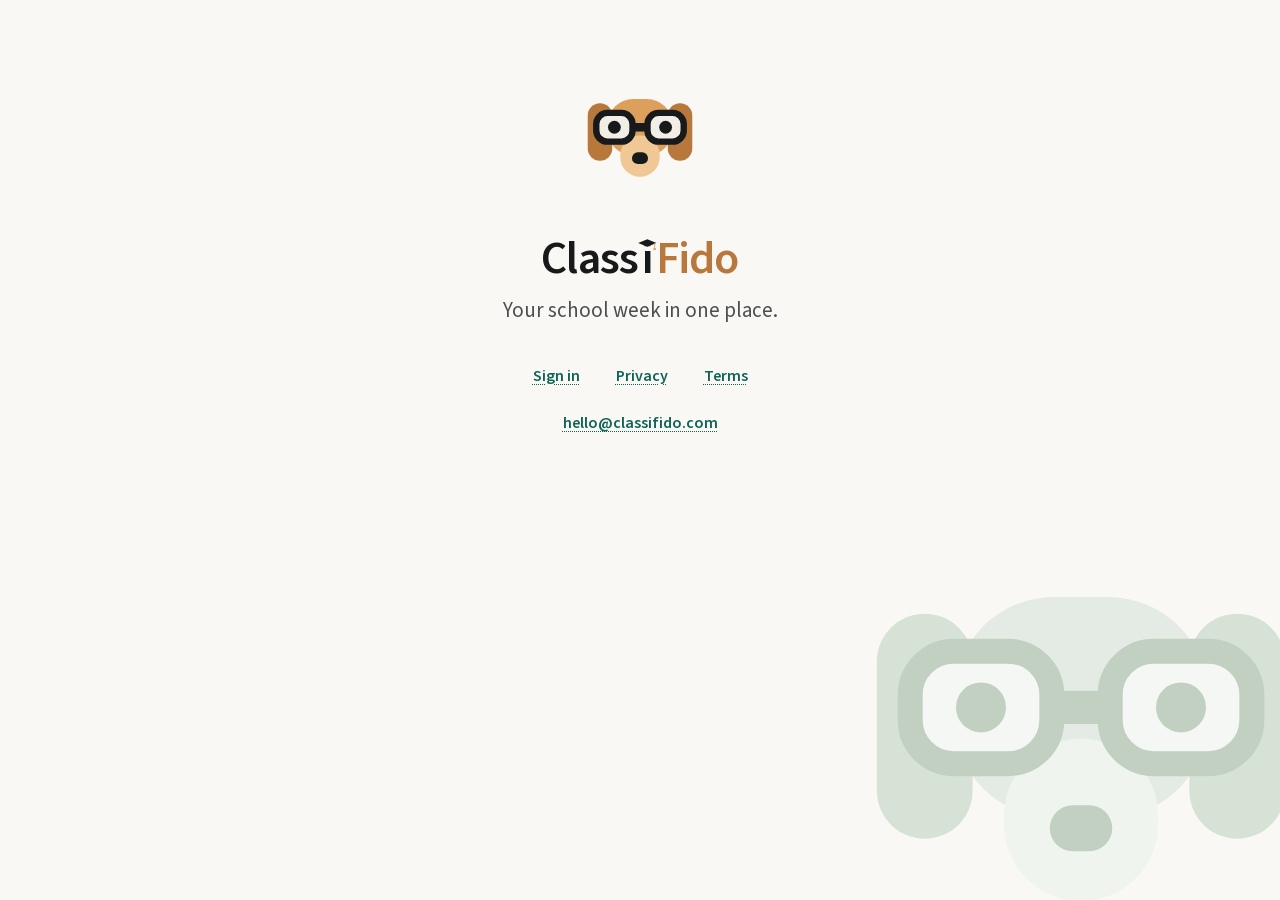
<file: index.html>
<!doctype html>
<html lang="en">
<head>
<meta charset="utf-8">
<meta name="viewport" content="width=device-width,initial-scale=1">
<title>Classifido</title>
<link rel="stylesheet" href="/site.css">
<style>
/* =========================================================================
 * THE LOCKUP HERE IS A COPY OF THE SIGN-IN PAGE'S OUTPUT.
 * =========================================================================
 *
 * Every value below -- the wordmark rules, the cap's placement and its three
 * em steps -- was taken from what `src/render.py` in the product repo
 * actually rendered, by calling `render.sign_in_page()` and reading the
 * document it returned. Nothing here was redrawn, re-derived, or measured
 * off a screenshot.
 *
 * **Why a copy and not a third implementation.** The mortarboard's optical
 * scale is already a deliberate duplication: `web/src/Wordmark.jsx` and
 * `render.py` both hold it because Python cannot import JSX, and
 * `tests/test_wordmark_cap.py` keeps the pair honest with a shared ten-input
 * golden table. A third hand-drawn copy would be a third answer to the same
 * question with no test behind it. This file is a rendered artifact instead:
 * when render.py's changes, re-run it and re-copy. See the README.
 *
 * **The faces, the ground, the ink, the accent, the variable block and the
 * link face are NOT here.** They are the whole site's, not this page's, and
 * they live once in `/site.css`. Only the rules below have no element on any
 * other page.
 * ---------------------------------------------------------------------- */

/* **Top-anchored and not centred**, which is the sign-in page's own comment
   and its own rule. The apex page was vertically centred before this; it is
   not any more, so the mark, the lockup and the line sit exactly where a
   family meets them one click later. */
.frame {
  position: relative;
  overflow: hidden;
  min-height: 100%;
  display: flex;
  flex-direction: column;
  align-items: center;
  justify-content: flex-start;
  padding-top: var(--pad-top);
  /* Not the sign-in page's. A phone's home indicator is this page's problem
     because this page can be the first thing a link opens, with none of the
     sign-in flow's chrome below it. */
  padding-bottom: calc(24px + env(safe-area-inset-bottom));
}
.watermark {
  position: absolute;
  right: -4%;
  bottom: -8%;
  pointer-events: none;
  width: var(--watermark);
  height: var(--watermark);
}
.column {
  position: relative;
  display: flex;
  flex-direction: column;
  align-items: center;
  gap: var(--col-gap);
  padding: 0 var(--col-pad);
  width: 100%;
  max-width: var(--col-max);
}
.mark { display: block; border-radius: 24%; width: var(--mark); height: var(--mark); }
.type { display: flex; flex-direction: column; align-items: center; gap: 14px; }
.wordmark {
  font-weight: 600;
  letter-spacing: -.015em;
  line-height: 1;
  white-space: nowrap;
  color: #17191b;
  font-size: var(--wordmark);
}
/* The dotless i, carrying the cap. In `em` so it holds at every size. */
.i { position: relative; display: inline-block; line-height: 1; margin: 0 .06em; }
/* **No width or height here.** The cap is on a three-step scale keyed to the
   type size and this screen crosses a threshold between its own breakpoints,
   so the size comes from the three rules at the foot of this file -- which are
   `sign_in_cap_css()`'s output, character for character. What is left is the
   placement, which does not vary by step. */
.cap {
  position: absolute;
  left: 50%;
  bottom: .60em;
  transform: translateX(-50%);
}
.fido { color: #b8783c; }
.tagline {
  color: #4a4f52;
  text-align: center;
  line-height: 1.45;
  font-size: var(--tagline);
  margin: 0;
}

/* The group under the line sits where the sign-in page's `.action` sits, at
   its width and its 26px. What it holds is links rather than buttons, because
   this page has nothing to submit. */
.action {
  display: flex;
  flex-direction: column;
  align-items: center;
  gap: 26px;
  width: var(--action);
  max-width: 100%;
}
/* The row's layout is `/site.css`'s. Centring it under the lockup is this
   page's, and only this page's. */
nav { justify-content: center; }

/* ---------------------------------------------- sign_in_cap_css(), verbatim */
.cap { width: .40em; height: .304em; }
@media (max-width: 1014px) { .cap { width: .40em; height: .304em; } }
@media (max-width: 612px) { .cap { width: .42em; height: .319em; } }
</style>
</head>
<body>
<div class="frame">
<img class="watermark" src="[data-uri]" alt="" aria-hidden="true">
<div class="column">
<img class="mark" src="[data-uri]" alt="" aria-hidden="true">
<div class="type">
<div class="wordmark" aria-label="Classifido">Class<span class="i">ı<img class="cap" src="[data-uri]" alt="" aria-hidden="true"></span><span class="fido">Fido</span></div>
<p class="tagline">Your school week in one place.</p>
</div>
<div class="action">
<nav>
<a href="https://app.classifido.com">Sign in</a>
<a href="/privacy">Privacy</a>
<a href="/terms">Terms</a>
</nav>
<p class="contact"><a href="mailto:hello@classifido.com">hello@classifido.com</a></p>
</div>
</div>
</div>
</body>
</html>
</file>
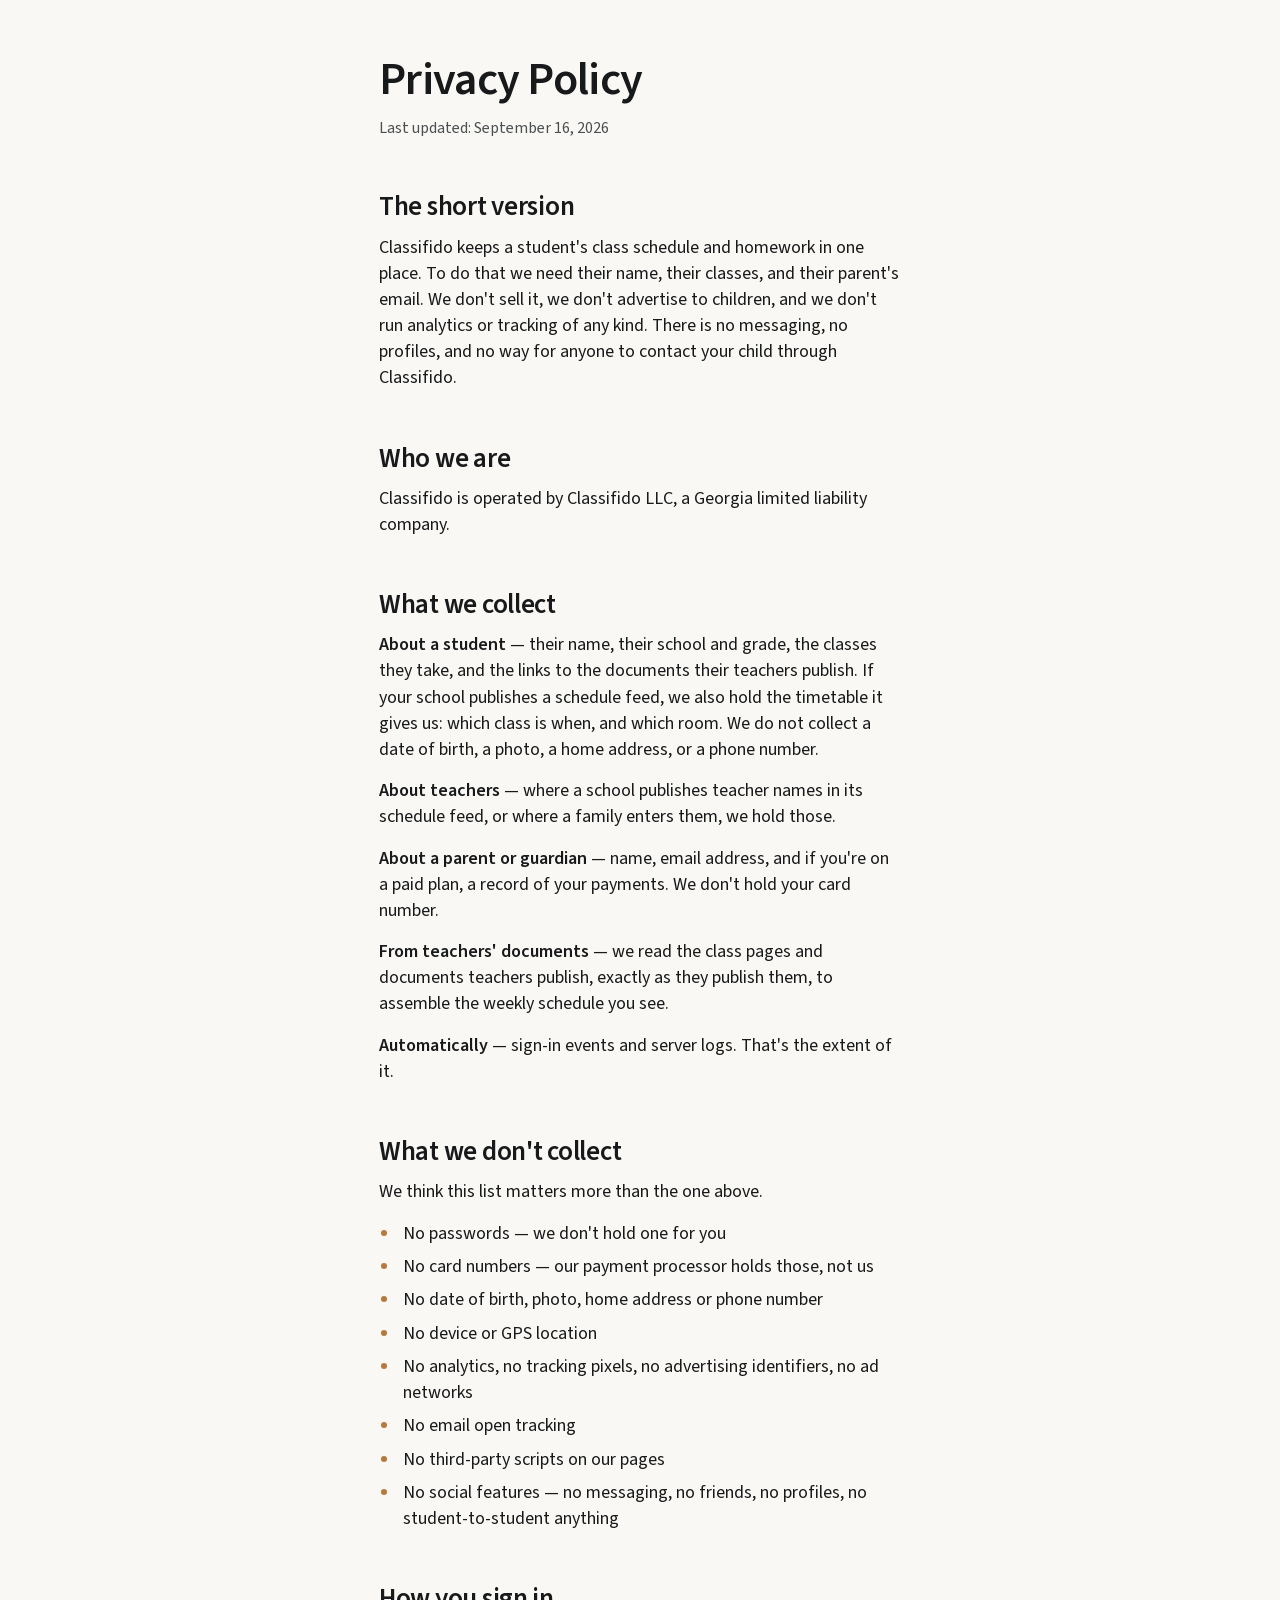
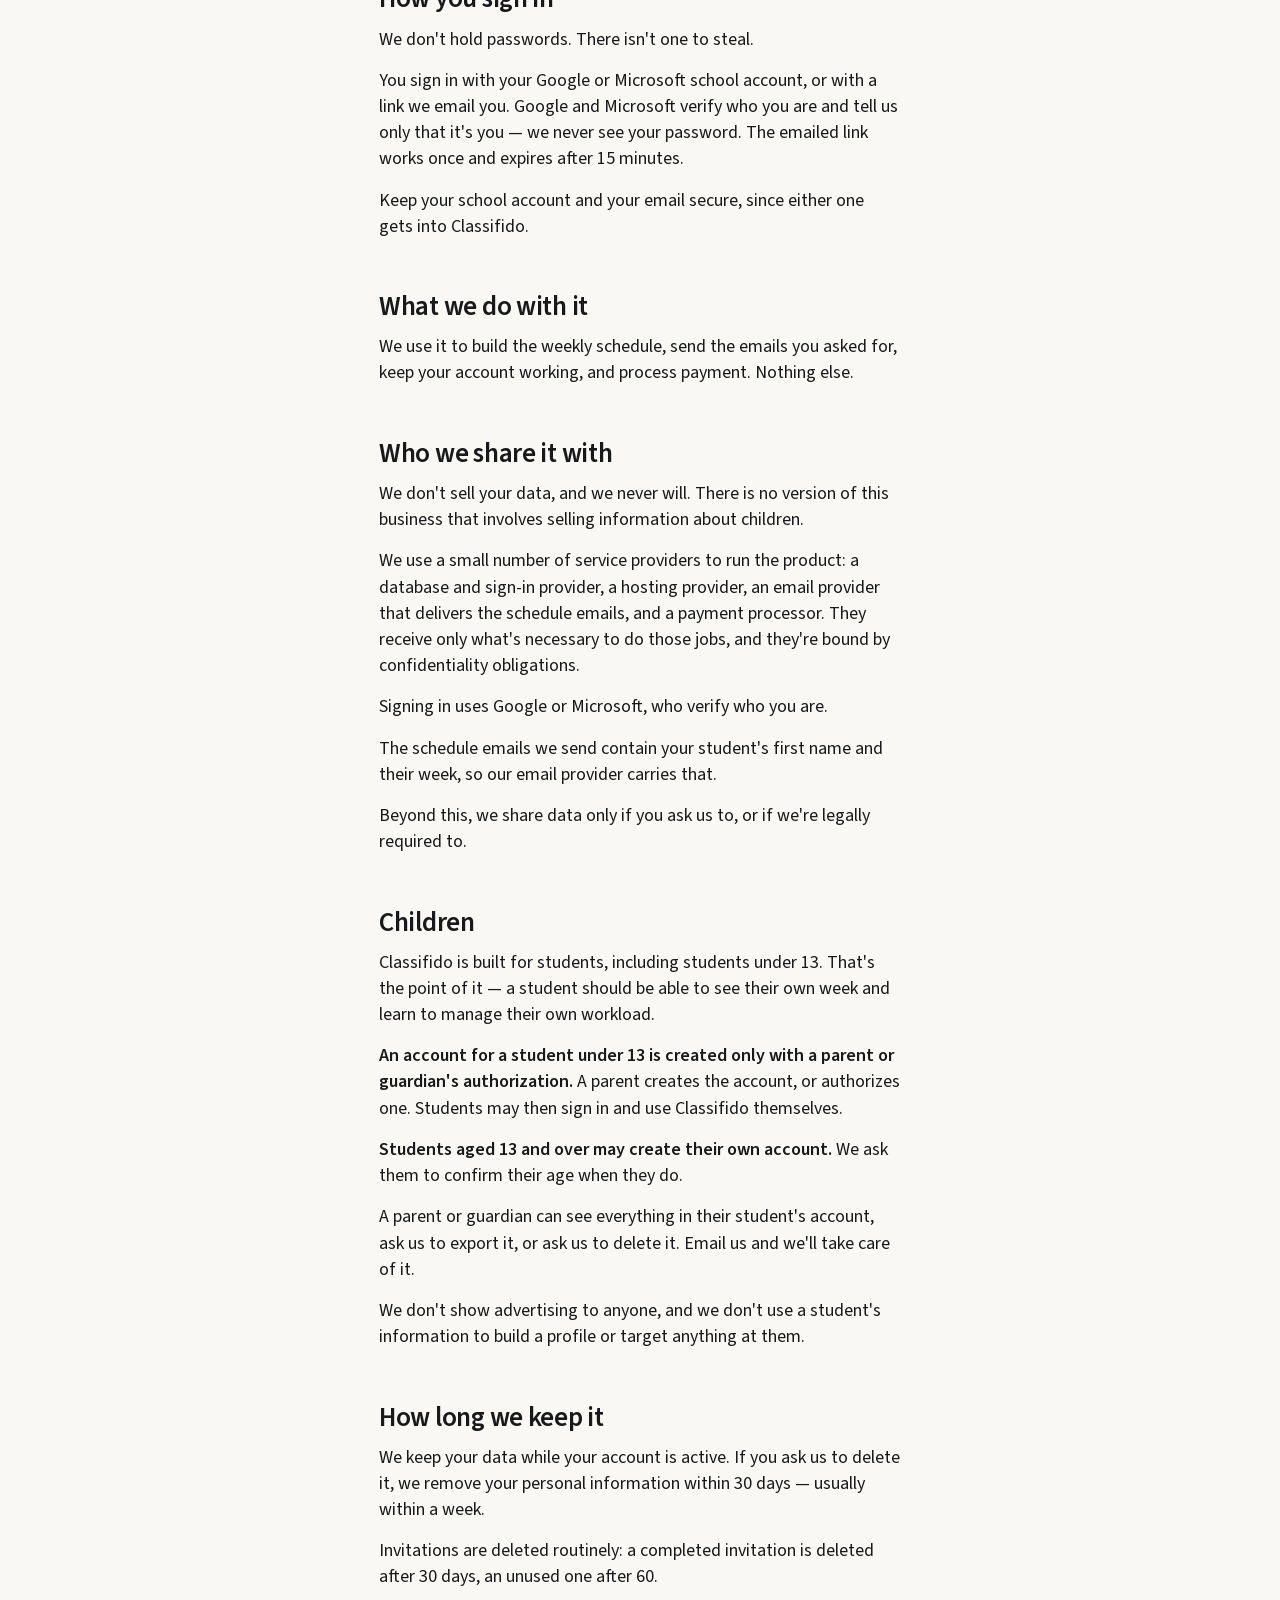
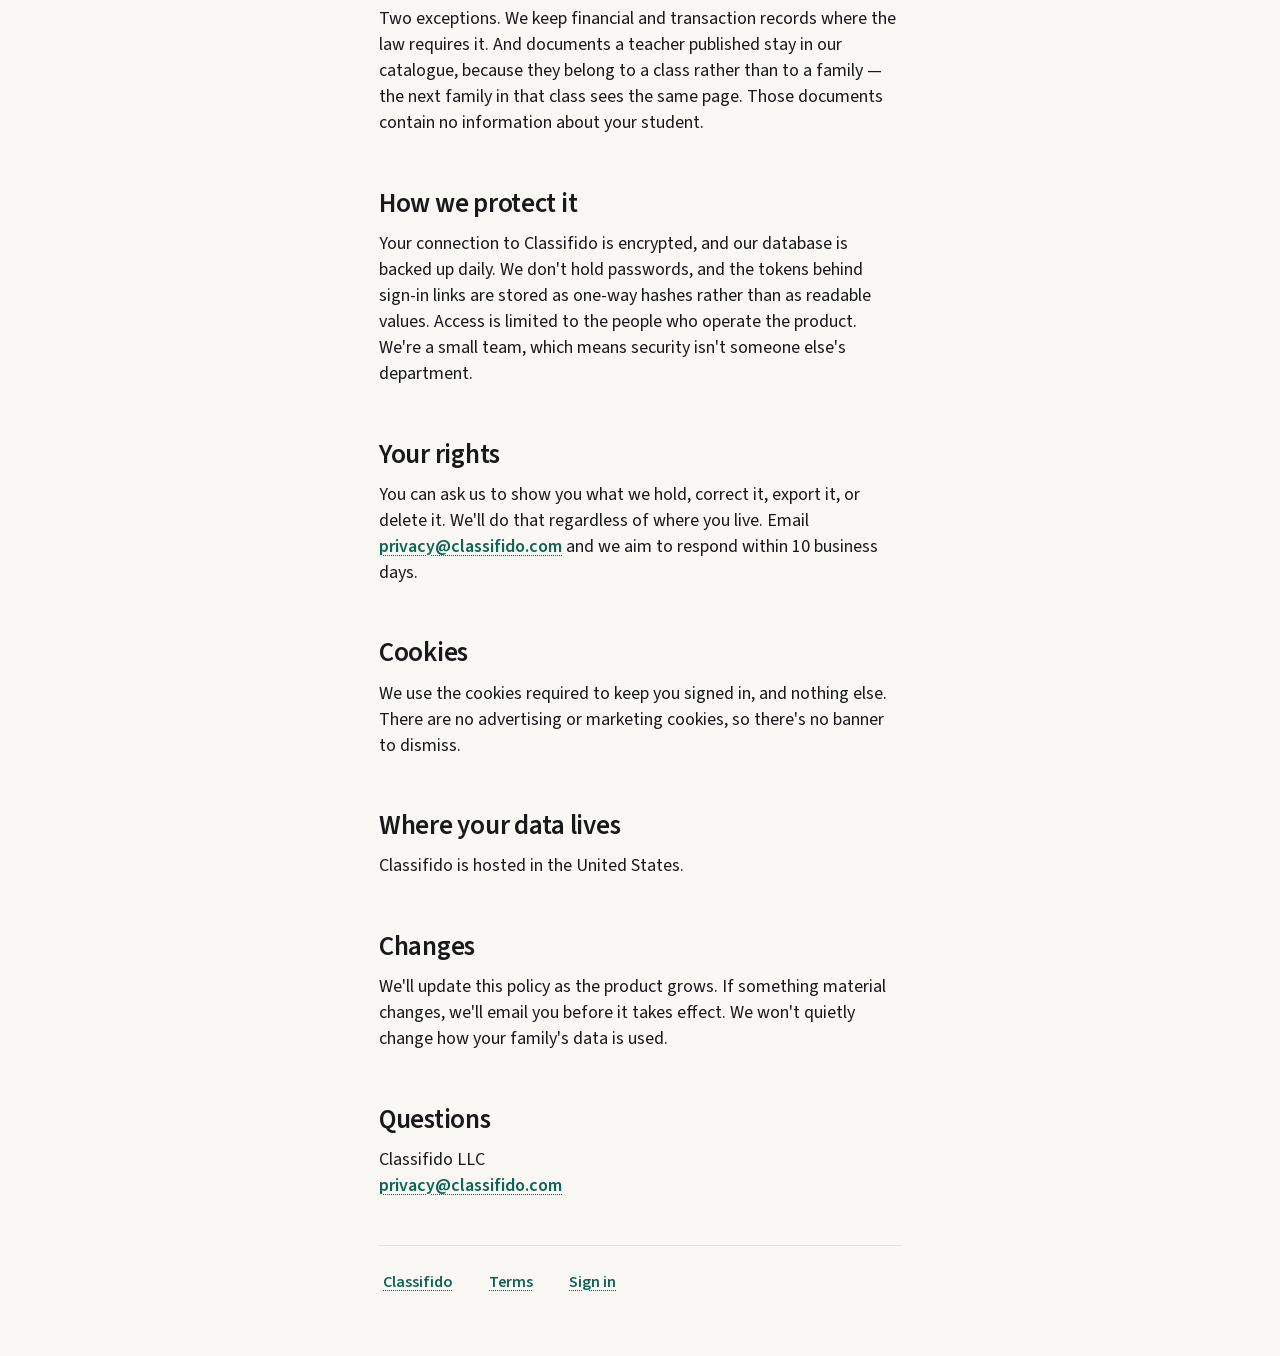
<file: privacy/index.html>
<!doctype html>
<html lang="en">
<head>
<meta charset="utf-8">
<meta name="viewport" content="width=device-width,initial-scale=1">
<title>Privacy &middot; Classifido</title>
<meta name="description" content="How Classifido handles a family's information.">
<link rel="stylesheet" href="/site.css">
</head>
<body>
<div class="page">
<main class="doc">
<h1>Privacy Policy</h1>
<p class="updated">Last updated: September 16, 2026</p>
<h2>The short version</h2>
<p>Classifido keeps a student's class schedule and homework in one place. To do that we need their name, their classes, and their parent's email. We don't sell it, we don't advertise to children, and we don't run analytics or tracking of any kind. There is no messaging, no profiles, and no way for anyone to contact your child through Classifido.</p>
<h2>Who we are</h2>
<p>Classifido is operated by Classifido LLC, a Georgia limited liability company.</p>
<h2>What we collect</h2>
<p><strong>About a student</strong> — their name, their school and grade, the classes they take, and the links to the documents their teachers publish. If your school publishes a schedule feed, we also hold the timetable it gives us: which class is when, and which room. We do not collect a date of birth, a photo, a home address, or a phone number.</p>
<p><strong>About teachers</strong> — where a school publishes teacher names in its schedule feed, or where a family enters them, we hold those.</p>
<p><strong>About a parent or guardian</strong> — name, email address, and if you're on a paid plan, a record of your payments. We don't hold your card number.</p>
<p><strong>From teachers' documents</strong> — we read the class pages and documents teachers publish, exactly as they publish them, to assemble the weekly schedule you see.</p>
<p><strong>Automatically</strong> — sign-in events and server logs. That's the extent of it.</p>
<h2>What we don't collect</h2>
<p>We think this list matters more than the one above.</p>
<ul>
<li>No passwords — we don't hold one for you</li>
<li>No card numbers — our payment processor holds those, not us</li>
<li>No date of birth, photo, home address or phone number</li>
<li>No device or GPS location</li>
<li>No analytics, no tracking pixels, no advertising identifiers, no ad networks</li>
<li>No email open tracking</li>
<li>No third-party scripts on our pages</li>
<li>No social features — no messaging, no friends, no profiles, no student-to-student anything</li>
</ul>
<h2>How you sign in</h2>
<p>We don't hold passwords. There isn't one to steal.</p>
<p>You sign in with your Google or Microsoft school account, or with a link we email you. Google and Microsoft verify who you are and tell us only that it's you — we never see your password. The emailed link works once and expires after 15 minutes.</p>
<p>Keep your school account and your email secure, since either one gets into Classifido.</p>
<h2>What we do with it</h2>
<p>We use it to build the weekly schedule, send the emails you asked for, keep your account working, and process payment. Nothing else.</p>
<h2>Who we share it with</h2>
<p>We don't sell your data, and we never will. There is no version of this business that involves selling information about children.</p>
<p>We use a small number of service providers to run the product: a database and sign-in provider, a hosting provider, an email provider that delivers the schedule emails, and a payment processor. They receive only what's necessary to do those jobs, and they're bound by confidentiality obligations.</p>
<p>Signing in uses Google or Microsoft, who verify who you are.</p>
<p>The schedule emails we send contain your student's first name and their week, so our email provider carries that.</p>
<p>Beyond this, we share data only if you ask us to, or if we're legally required to.</p>
<h2>Children</h2>
<p>Classifido is built for students, including students under 13. That's the point of it — a student should be able to see their own week and learn to manage their own workload.</p>
<p><strong>An account for a student under 13 is created only with a parent or guardian's authorization.</strong> A parent creates the account, or authorizes one. Students may then sign in and use Classifido themselves.</p>
<p><strong>Students aged 13 and over may create their own account.</strong> We ask them to confirm their age when they do.</p>
<p>A parent or guardian can see everything in their student's account, ask us to export it, or ask us to delete it. Email us and we'll take care of it.</p>
<p>We don't show advertising to anyone, and we don't use a student's information to build a profile or target anything at them.</p>
<h2>How long we keep it</h2>
<p>We keep your data while your account is active. If you ask us to delete it, we remove your personal information within 30 days — usually within a week.</p>
<p>Invitations are deleted routinely: a completed invitation is deleted after 30 days, an unused one after 60.</p>
<p>Two exceptions. We keep financial and transaction records where the law requires it. And documents a teacher published stay in our catalogue, because they belong to a class rather than to a family — the next family in that class sees the same page. Those documents contain no information about your student.</p>
<h2>How we protect it</h2>
<p>Your connection to Classifido is encrypted, and our database is backed up daily. We don't hold passwords, and the tokens behind sign-in links are stored as one-way hashes rather than as readable values. Access is limited to the people who operate the product. We're a small team, which means security isn't someone else's department.</p>
<h2>Your rights</h2>
<p>You can ask us to show you what we hold, correct it, export it, or delete it. We'll do that regardless of where you live. Email <a href="mailto:privacy@classifido.com">privacy@classifido.com</a> and we aim to respond within 10 business days.</p>
<h2>Cookies</h2>
<p>We use the cookies required to keep you signed in, and nothing else. There are no advertising or marketing cookies, so there's no banner to dismiss.</p>
<h2>Where your data lives</h2>
<p>Classifido is hosted in the United States.</p>
<h2>Changes</h2>
<p>We'll update this policy as the product grows. If something material changes, we'll email you before it takes effect. We won't quietly change how your family's data is used.</p>
<h2>Questions</h2>
<p>Classifido LLC<br><a href="mailto:privacy@classifido.com">privacy@classifido.com</a></p>
<div class="footer">
<nav>
<a href="/">Classifido</a>
<a href="/terms">Terms</a>
<a href="https://app.classifido.com">Sign in</a>
</nav>
</div>
</main>
</div>
</body>
</html>
</file>
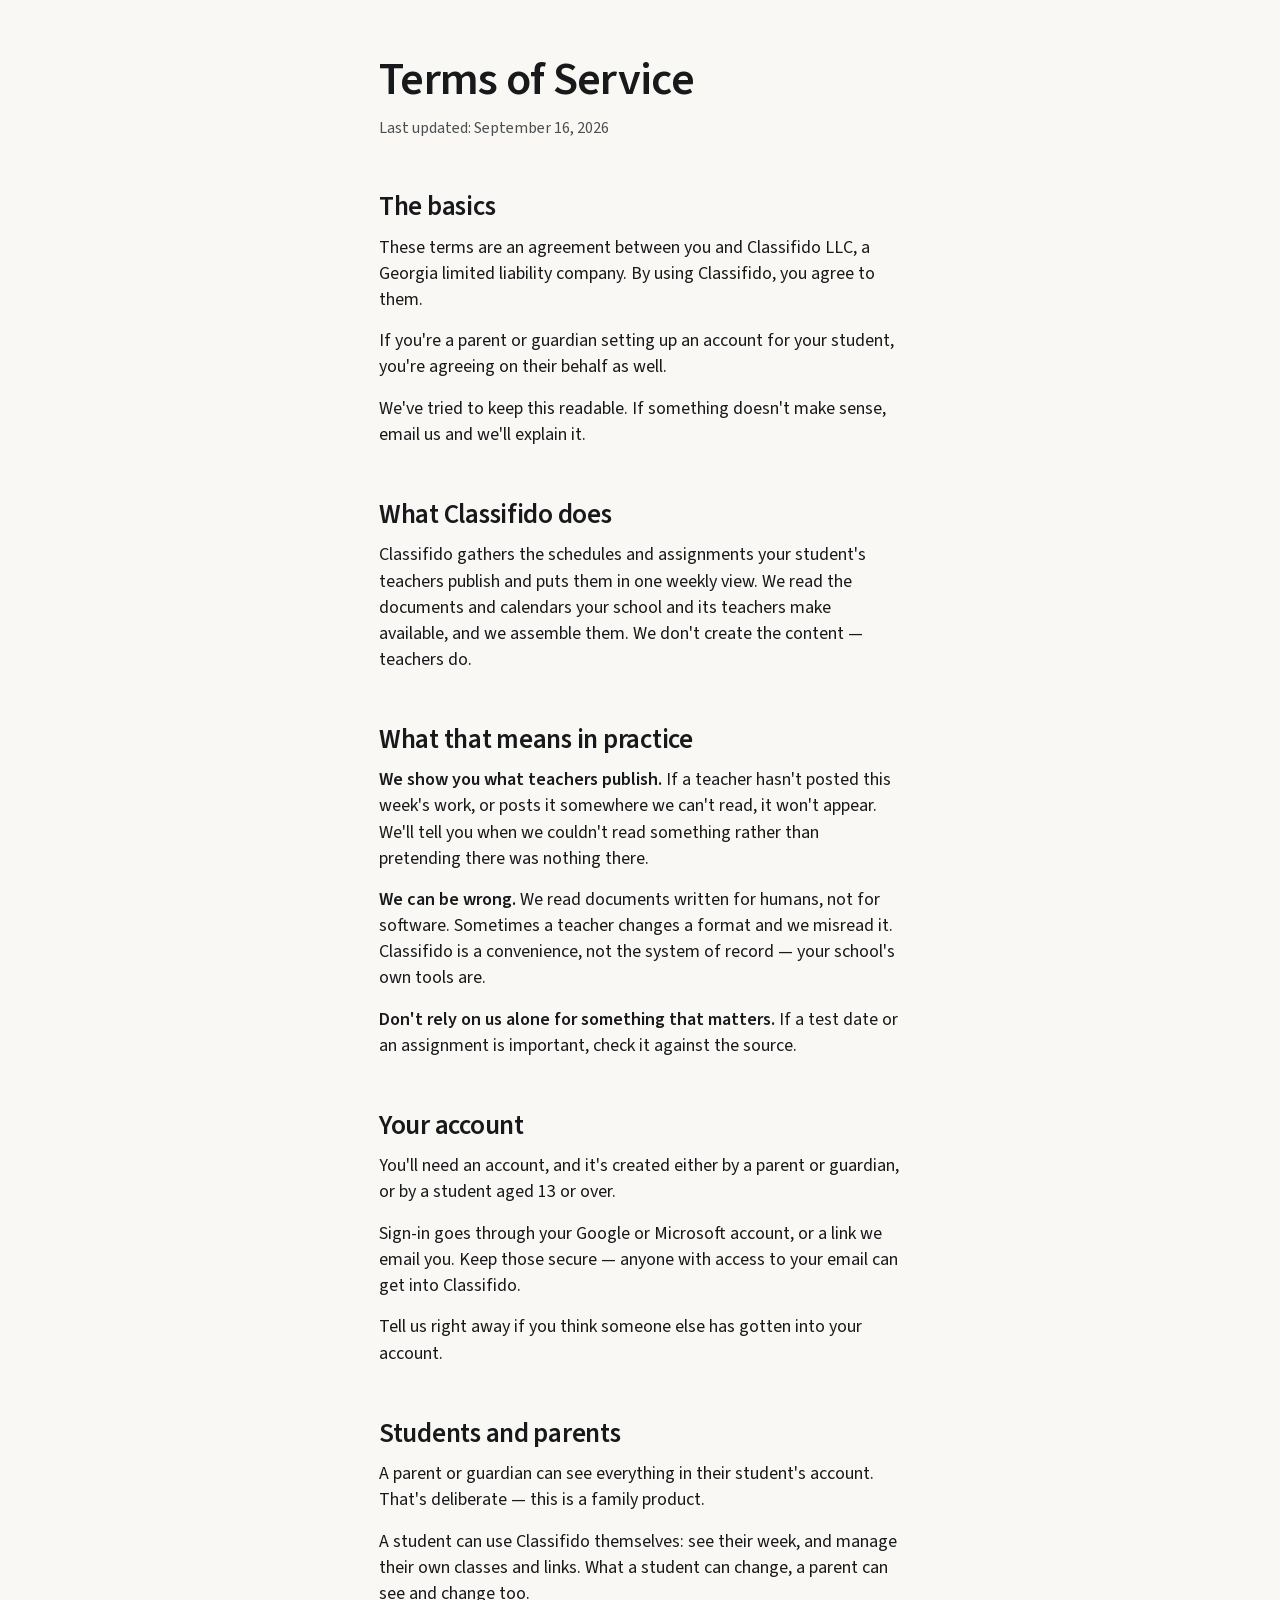
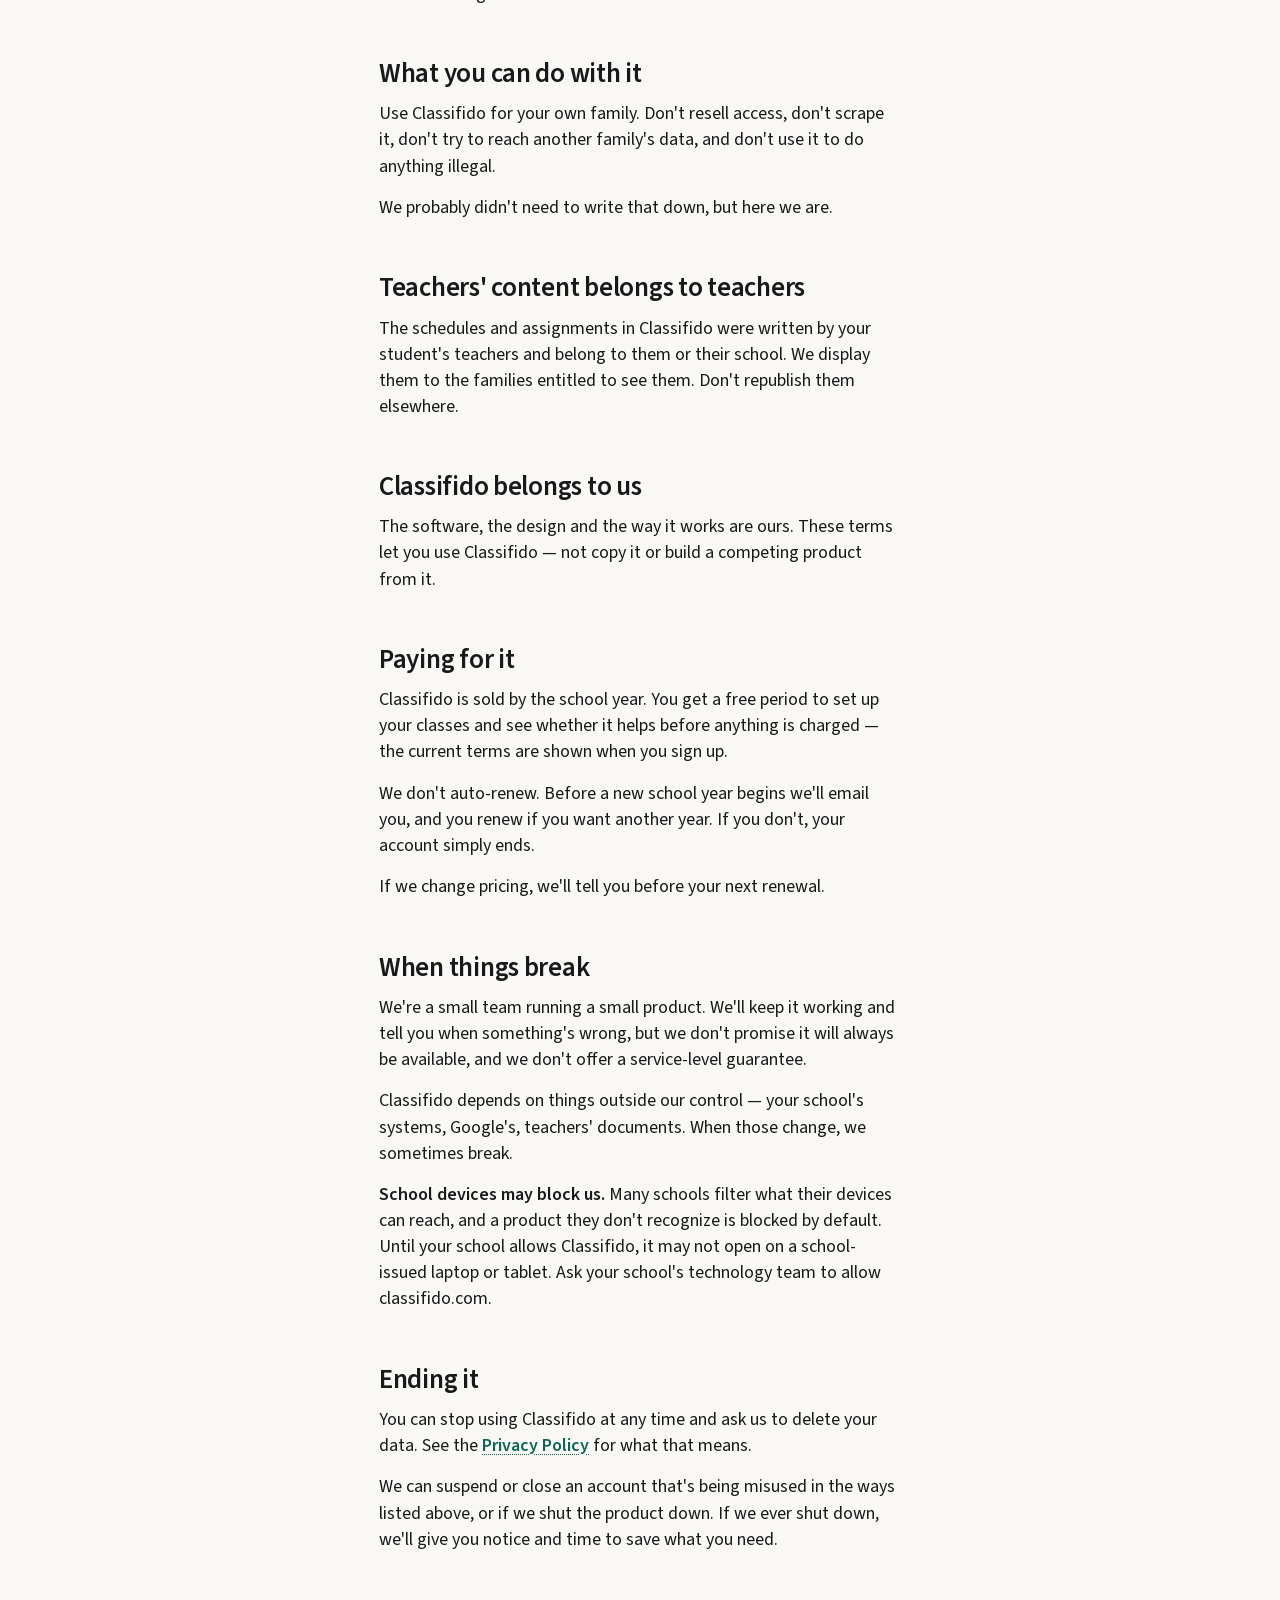
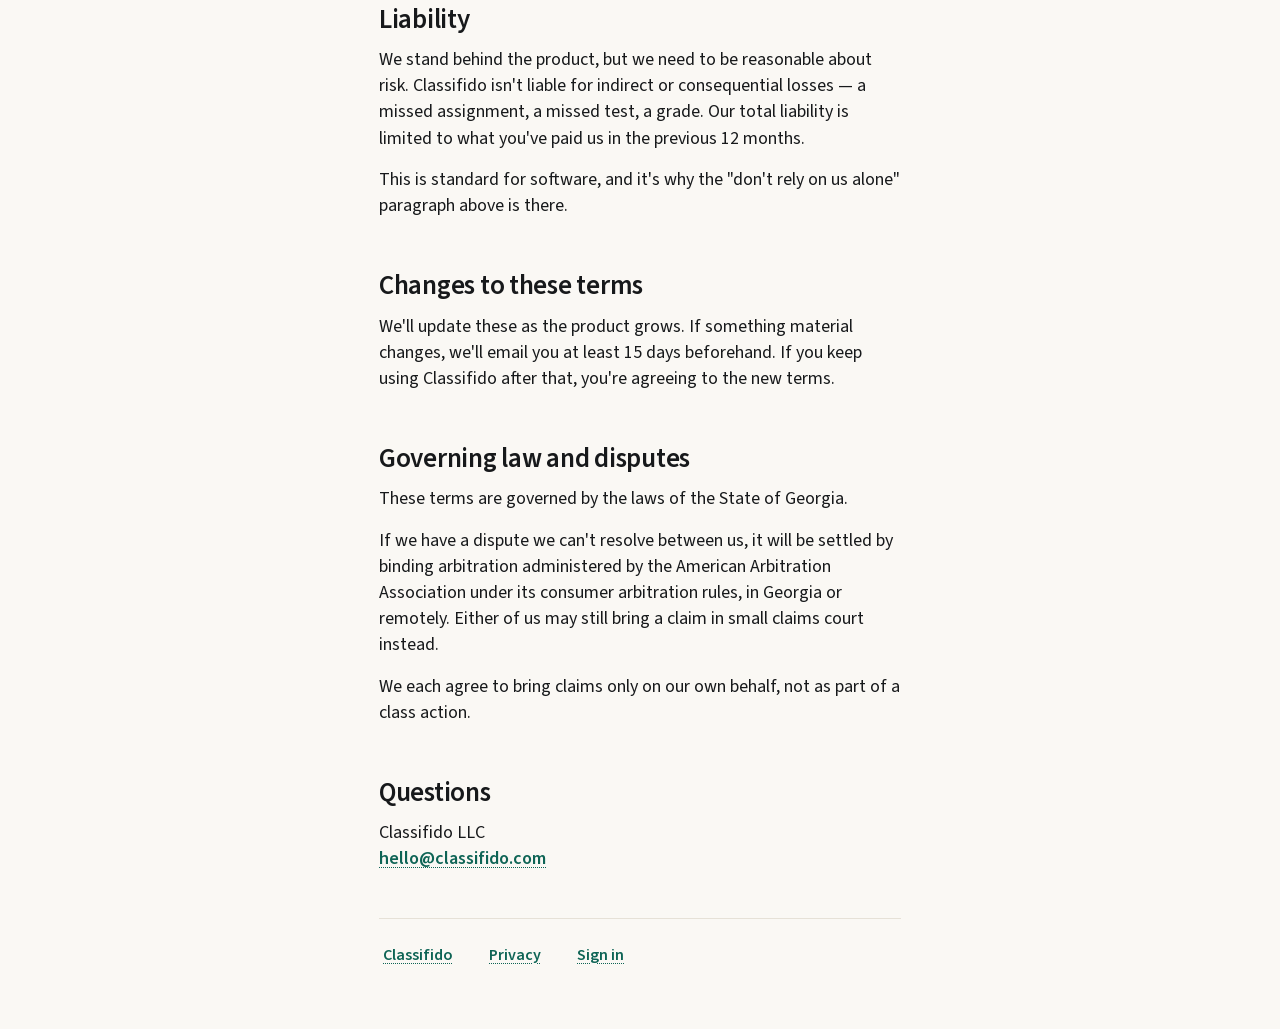
<file: terms/index.html>
<!doctype html>
<html lang="en">
<head>
<meta charset="utf-8">
<meta name="viewport" content="width=device-width,initial-scale=1">
<title>Terms &middot; Classifido</title>
<meta name="description" content="The terms of service for Classifido.">
<link rel="stylesheet" href="/site.css">
</head>
<body>
<div class="page">
<main class="doc">
<h1>Terms of Service</h1>
<p class="updated">Last updated: September 16, 2026</p>
<h2>The basics</h2>
<p>These terms are an agreement between you and Classifido LLC, a Georgia limited liability company. By using Classifido, you agree to them.</p>
<p>If you're a parent or guardian setting up an account for your student, you're agreeing on their behalf as well.</p>
<p>We've tried to keep this readable. If something doesn't make sense, email us and we'll explain it.</p>
<h2>What Classifido does</h2>
<p>Classifido gathers the schedules and assignments your student's teachers publish and puts them in one weekly view. We read the documents and calendars your school and its teachers make available, and we assemble them. We don't create the content — teachers do.</p>
<h2>What that means in practice</h2>
<p><strong>We show you what teachers publish.</strong> If a teacher hasn't posted this week's work, or posts it somewhere we can't read, it won't appear. We'll tell you when we couldn't read something rather than pretending there was nothing there.</p>
<p><strong>We can be wrong.</strong> We read documents written for humans, not for software. Sometimes a teacher changes a format and we misread it. Classifido is a convenience, not the system of record — your school's own tools are.</p>
<p><strong>Don't rely on us alone for something that matters.</strong> If a test date or an assignment is important, check it against the source.</p>
<h2>Your account</h2>
<p>You'll need an account, and it's created either by a parent or guardian, or by a student aged 13 or over.</p>
<p>Sign-in goes through your Google or Microsoft account, or a link we email you. Keep those secure — anyone with access to your email can get into Classifido.</p>
<p>Tell us right away if you think someone else has gotten into your account.</p>
<h2>Students and parents</h2>
<p>A parent or guardian can see everything in their student's account. That's deliberate — this is a family product.</p>
<p>A student can use Classifido themselves: see their week, and manage their own classes and links. What a student can change, a parent can see and change too.</p>
<h2>What you can do with it</h2>
<p>Use Classifido for your own family. Don't resell access, don't scrape it, don't try to reach another family's data, and don't use it to do anything illegal.</p>
<p>We probably didn't need to write that down, but here we are.</p>
<h2>Teachers' content belongs to teachers</h2>
<p>The schedules and assignments in Classifido were written by your student's teachers and belong to them or their school. We display them to the families entitled to see them. Don't republish them elsewhere.</p>
<h2>Classifido belongs to us</h2>
<p>The software, the design and the way it works are ours. These terms let you use Classifido — not copy it or build a competing product from it.</p>
<h2>Paying for it</h2>
<p>Classifido is sold by the school year. You get a free period to set up your classes and see whether it helps before anything is charged — the current terms are shown when you sign up.</p>
<p>We don't auto-renew. Before a new school year begins we'll email you, and you renew if you want another year. If you don't, your account simply ends.</p>
<p>If we change pricing, we'll tell you before your next renewal.</p>
<h2>When things break</h2>
<p>We're a small team running a small product. We'll keep it working and tell you when something's wrong, but we don't promise it will always be available, and we don't offer a service-level guarantee.</p>
<p>Classifido depends on things outside our control — your school's systems, Google's, teachers' documents. When those change, we sometimes break.</p>
<p><strong>School devices may block us.</strong> Many schools filter what their devices can reach, and a product they don't recognize is blocked by default. Until your school allows Classifido, it may not open on a school-issued laptop or tablet. Ask your school's technology team to allow classifido.com.</p>
<h2>Ending it</h2>
<p>You can stop using Classifido at any time and ask us to delete your data. See the <a href="/privacy">Privacy Policy</a> for what that means.</p>
<p>We can suspend or close an account that's being misused in the ways listed above, or if we shut the product down. If we ever shut down, we'll give you notice and time to save what you need.</p>
<h2>Liability</h2>
<p>We stand behind the product, but we need to be reasonable about risk. Classifido isn't liable for indirect or consequential losses — a missed assignment, a missed test, a grade. Our total liability is limited to what you've paid us in the previous 12 months.</p>
<p>This is standard for software, and it's why the "don't rely on us alone" paragraph above is there.</p>
<h2>Changes to these terms</h2>
<p>We'll update these as the product grows. If something material changes, we'll email you at least 15 days beforehand. If you keep using Classifido after that, you're agreeing to the new terms.</p>
<h2>Governing law and disputes</h2>
<p>These terms are governed by the laws of the State of Georgia.</p>
<p>If we have a dispute we can't resolve between us, it will be settled by binding arbitration administered by the American Arbitration Association under its consumer arbitration rules, in Georgia or remotely. Either of us may still bring a claim in small claims court instead.</p>
<p>We each agree to bring claims only on our own behalf, not as part of a class action.</p>
<h2>Questions</h2>
<p>Classifido LLC<br><a href="mailto:hello@classifido.com">hello@classifido.com</a></p>
<div class="footer">
<nav>
<a href="/">Classifido</a>
<a href="/privacy">Privacy</a>
<a href="https://app.classifido.com">Sign in</a>
</nav>
</div>
</main>
</div>
</body>
</html>
</file>
<file: site.css>
/* =========================================================================
 * THE ONE STYLESHEET. Every page in this repo links this file and declares
 * nothing of its own that this file already answers.
 * =========================================================================
 *
 * The faces, the ground, the ink, the accent and the whole type scale below
 * were lifted out of `index.html`, which took them from what `src/render.py`
 * in the product repo actually rendered -- see the README. They lived in
 * three copies (index, privacy, terms) until the two documents landed;
 * three copies of one answer is three answers waiting to drift, so they are
 * here once now. Re-copying from render.py means editing THIS file.
 *
 * What is NOT here: the lockup. `.frame` / `.watermark` / `.mark` / `.type`
 * / `.wordmark` / `.i` / `.cap` / `.fido` and the three cap size rules stay
 * inline in `index.html`, because they are a rendered artifact of one
 * function and only that page has an element for any of them.
 * ---------------------------------------------------------------------- */

@font-face { font-family: "Source Sans 3"; font-style: normal; font-weight: 400;
             font-display: swap;
             src: url("/fonts/SourceSans3-Regular.ttf.woff2") format("woff2"); }
@font-face { font-family: "Source Sans 3"; font-style: normal; font-weight: 600;
             font-display: swap;
             src: url("/fonts/SourceSans3-Semibold.ttf.woff2") format("woff2"); }

*, *::before, *::after { box-sizing: border-box; }
html, body { height: 100%; }
html { -webkit-text-size-adjust: 100%; }

/* The variable block is the sign-in page's, with the rows this site has no
   element for -- the buttons, the field, the two provider marks -- left out.
   The values that remain are untouched. */
body {
  margin: 0;
  background: #faf8f4;
  color: #17191b;
  font-family: "Source Sans 3", system-ui, sans-serif;
  --pad-top: 67px;
  --col-pad: 80px;
  --col-max: 620px;
  --col-gap: 40px;
  --mark: 128px;
  --wordmark: 46px;
  --tagline: 21px;
  --small: 16px;
  --action: 364px;
  --watermark: 500px;
}
@media (max-width: 1014px) {
  body {
    --pad-top: 273px; --col-pad: 64px; --col-max: 560px; --col-gap: 36px;
    --mark: 116px; --wordmark: 42px; --tagline: 20px; --small: 15.5px;
    --action: 344px; --watermark: 460px;
  }
}
@media (max-width: 612px) {
  body {
    --pad-top: 161px; --col-pad: 26px; --col-max: 390px; --col-gap: 26px;
    --mark: 88px; --wordmark: 33px; --tagline: 17px; --small: 14.5px;
    --action: 100%; --watermark: 300px;
  }
}

/* ------------------------------------------------------------------ links
 *
 * The face is `web/src/link.css`'s, and the sign-in page's `.secondary`
 * carries the same three declarations for the same reason -- dotted 1px at
 * 3px offset, solid 1.5px on hover. Underlined at rest because the iPad this
 * site is read on has no hover.
 *
 * **600 is the one deliberate departure from `.secondary`.** That control is
 * a de-emphasised way out from under a white button; on the landing page
 * these links are the only controls there is, and `link.css` states an
 * action link takes the accent and 600. Reported rather than taken quietly.
 */
a {
  color: #0e6455;
  font-weight: 600;
  text-decoration: underline dotted;
  text-decoration-thickness: 1px;
  text-underline-offset: 3px;
}
a:hover {
  text-decoration-style: solid;
  text-decoration-thickness: 1.5px;
}
/* The sign-in page's own focus ring, off `.address:focus-visible`. */
a:focus-visible { outline: 2px solid #0e6455; outline-offset: 1px; border-radius: 2px; }

/* **A 44px touch target that costs the copied rhythm nothing.** A link
   standing on its own -- in the landing page's `nav`, in a contact line, in
   a document's footer -- gets 13px top and bottom on a line box of about
   20px, which gets a finger to 46px. That pad is invisible, and left alone
   it would push each group 26px further down than the sign-in page's
   `.action` sits; the negative margins give exactly that pad back, so the
   gaps a reader SEES are the copied ones.

   Scoped, because a link inside running prose must NOT be an inline-block
   with 13px of padding -- in a wrapped paragraph that overlaps the lines
   above and below it. In prose a link takes the face above and the size of
   the sentence it sits in, and nothing more. */
nav a, .contact a {
  display: inline-block;
  font-size: var(--small);
  padding: 13px 4px;
}
nav, .contact { margin: -13px 0; }

/* The row itself. Column-gap is the separator's room; row-gap is what keeps
   the links readable if a narrow phone wraps them. The landing page centres
   this row under its lockup; a document's footer leaves it ranged left with
   the prose above it, which is flex's own default. */
nav {
  display: flex;
  flex-wrap: wrap;
  align-items: center;
  gap: 4px 28px;
}

/* -------------------------------------------------- the document pages
 *
 * /privacy and /terms are a page type the sign-in page has no equivalent of,
 * so the rules below are this repo's own. They are derived from the scale
 * above rather than being a second answer to it: the title is `--wordmark`,
 * and `--section` is the one step the scale was missing below it. No new
 * colour, no second face.
 *
 * **`--prose` is its own row and not `--tagline`, which it used to be.** The
 * two were one value at 21px, and they are not one question. `--tagline` is
 * the sign-in page's, copied: it sets a single centred line under the lockup
 * and moving it would move the landing page, which is not what was asked
 * for. `--prose` sets nine pages of running text a parent reads on a phone,
 * and 21px was too large for that. Splitting them is what lets this one drop
 * without touching the other. Both still live in this file, once each.
 *
 * The measure is in `ch`, so the readable line length is a count of
 * characters at whatever size the breakpoint above has chosen -- it cannot
 * fall out of step with the type the way a pixel width would. It is written
 * on `.doc` and NOT hoisted into a variable up here, because `ch` is
 * resolved where it is DECLARED: on `body`, which carries no font-size of
 * its own, `62ch` silently means 62 characters of the browser's 16px
 * default and stops tracking the scale entirely. Measured in the browser at
 * 1440px: it came out a fixed 493px at every breakpoint. */
body { --section: 27px; --prose: 18px; }
@media (max-width: 1014px) { body { --section: 25px; --prose: 17.5px; } }
@media (max-width: 612px)  { body { --section: 21px; --prose: 16px; } }

/* The top pad is NOT `--pad-top`. That value drops the landing page's lockup
   to where a family meets it one click later; a document has a title at the
   top and wants to start near the top of the screen. */
.page {
  min-height: 100%;
  padding: 56px var(--col-pad) calc(64px + env(safe-area-inset-bottom));
}
@media (max-width: 612px) { .page { padding-top: 34px; } }

.doc {
  display: block;
  width: 100%;
  /* The prose size lives here so the `ch` below resolves against it, and so
     every child inherits the running-text size without restating it. Because
     the measure is in `ch`, dropping the size narrows the column and leaves
     the LINE LENGTH where it was. Measured at 1440px by dividing the column
     by the width the same text occupies unwrapped: 70 characters a line at
     21px, at 18px and at 16px, and 70 at every breakpoint. The column moved
     605px -> 519px and the reading rhythm did not move at all. That is the
     whole point of the unit. (An earlier note here guessed ~65 off an
     average-glyph estimate; 70 is the measured figure.) */
  font-size: var(--prose);
  max-width: 58ch;
  margin: 0 auto;
  /* Left-ranged, unlike the landing page. Three centred lines under a mark
     are a lockup; nine pages of centred prose are unreadable. */
  text-align: left;
  /* A long address or a long hyphenated run must break rather than push the
     column sideways on a 320px phone. */
  overflow-wrap: break-word;
}

.doc h1 {
  margin: 0;
  font-weight: 600;
  letter-spacing: -.015em;
  line-height: 1;
  font-size: var(--wordmark);
}
/* The date, at the size and the muted ink the site gives its small text. */
.doc .updated {
  margin: 14px 0 0;
  color: #4a4f52;
  font-size: var(--small);
}
.doc h2 {
  margin: 1.9em 0 0;
  font-weight: 600;
  letter-spacing: -.01em;
  line-height: 1.2;
  font-size: var(--section);
}
.doc p, .doc li {
  margin: 0;
  line-height: 1.45;
}
/* The site's line-height is 1.45 and stays 1.45. A document gets its air
   between paragraphs instead of inside them, which leaves the reading
   texture identical to the landing page's line. */
.doc p { margin-top: .85em; }
.doc h2 + p { margin-top: .6em; }
.doc strong { font-weight: 600; }

.doc ul { margin: .85em 0 0; padding-left: 1.15em; }
.doc li { margin-top: .4em; padding-left: .2em; }
.doc li::marker { color: #b8783c; }

/* The way back. Sits below a rule at the muted ink, and holds the same three
   links the landing page holds. */
.doc .footer {
  margin-top: 2.6em;
  padding-top: 1.4em;
  border-top: 1px solid #e6e1d7;
}
</file>
